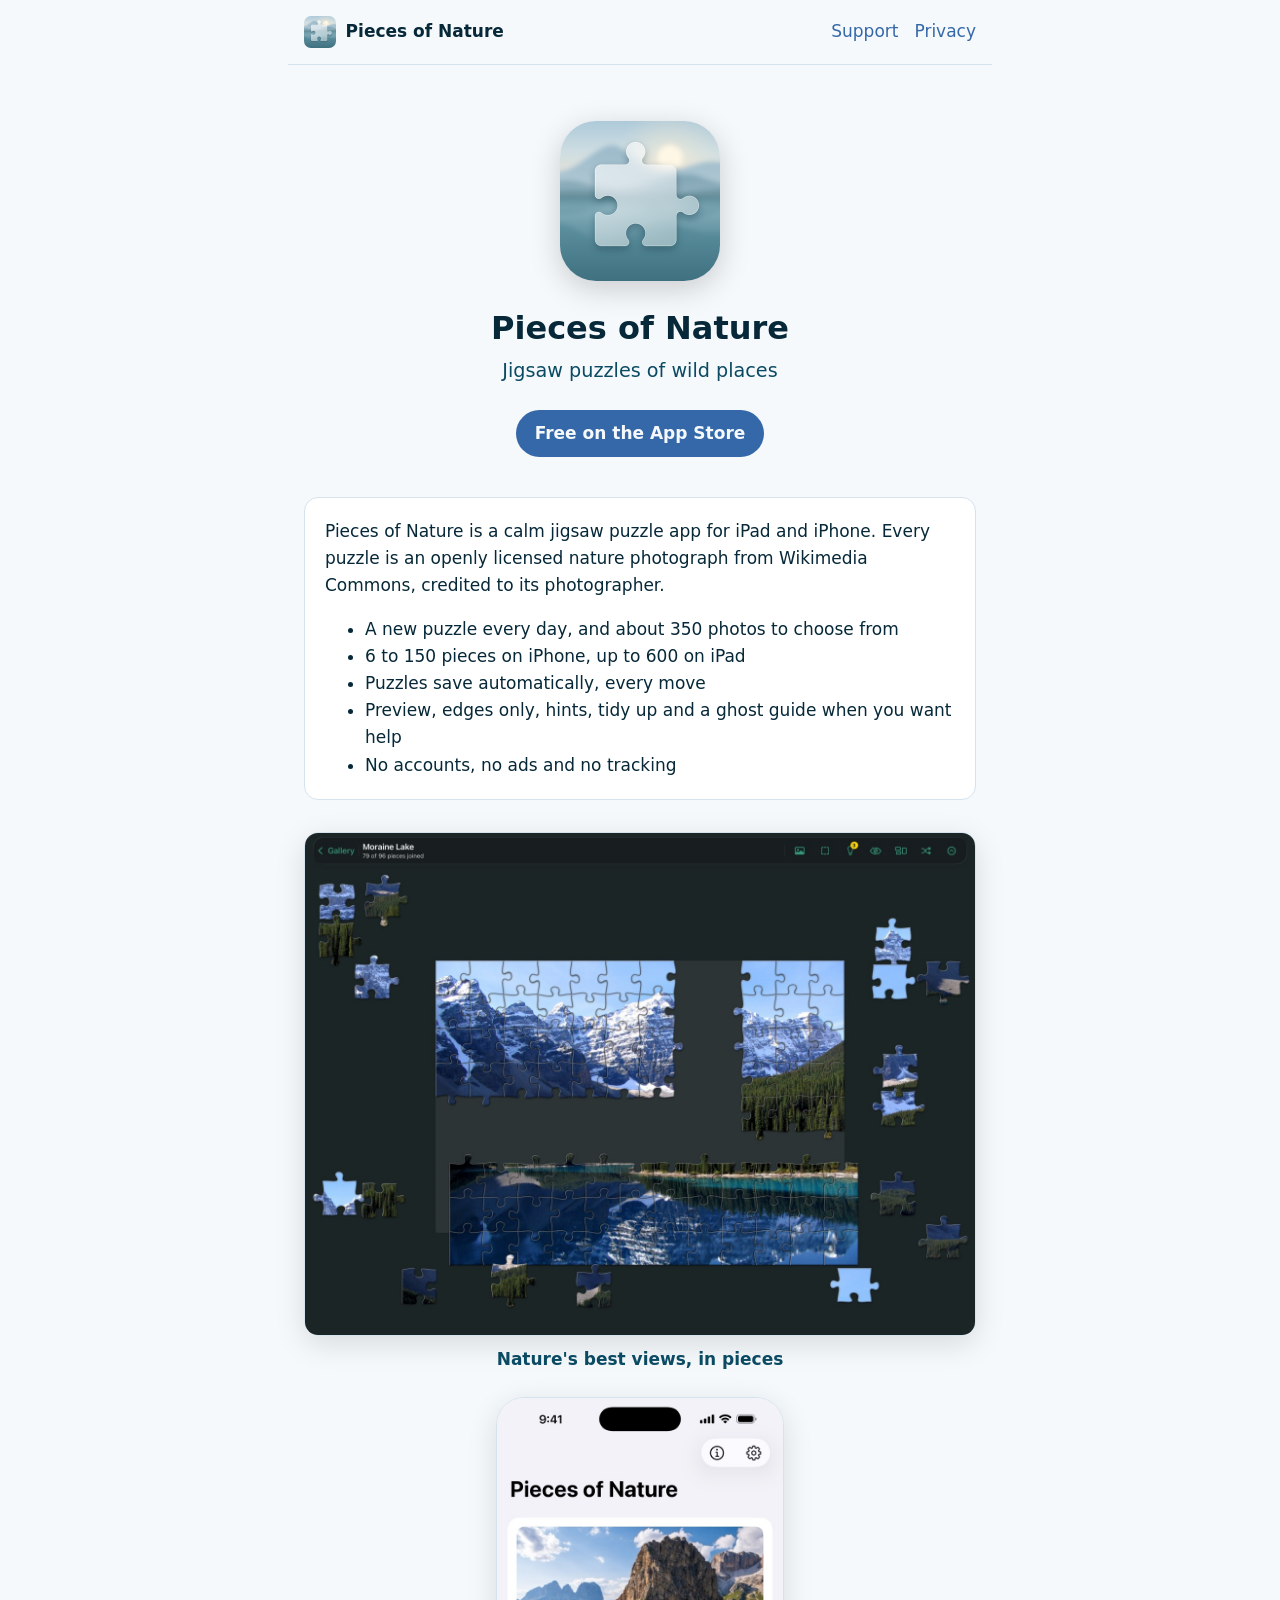
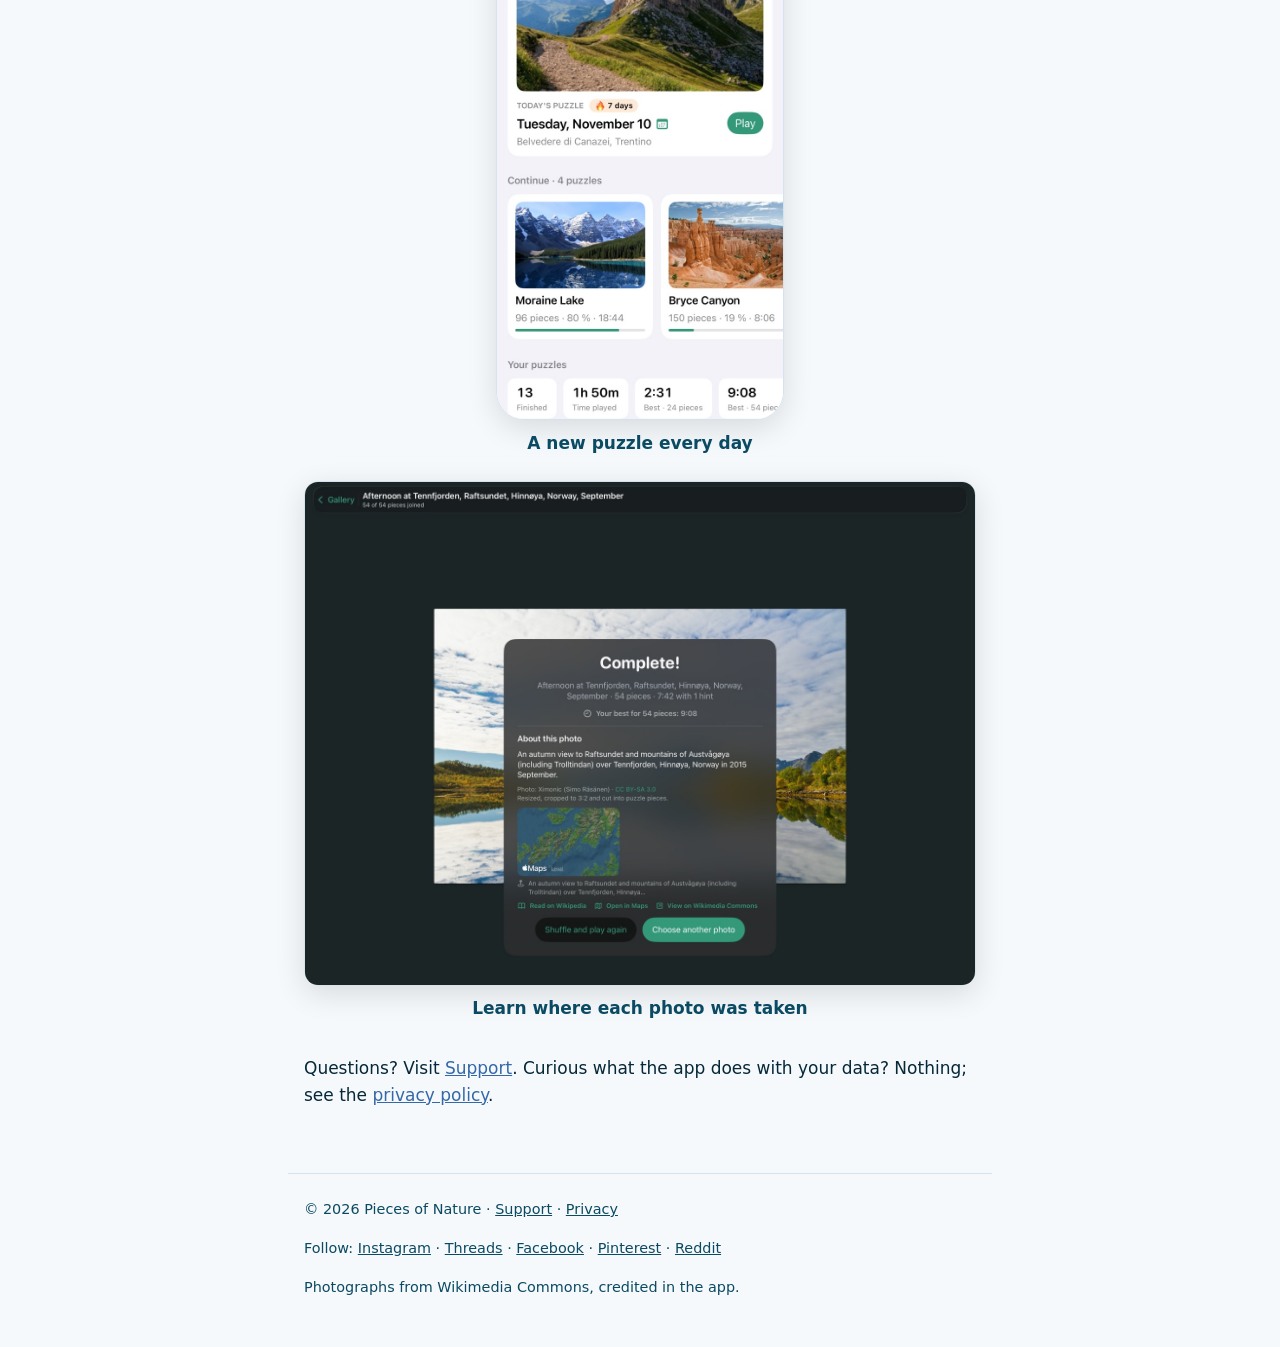
<file: index.html>
<!doctype html>
<html lang="en">
<head>
<meta charset="utf-8">
<meta name="viewport" content="width=device-width, initial-scale=1">
<title>Pieces of Nature: jigsaw puzzles of wild places</title>
<meta name="description" content="Pieces of Nature is a jigsaw puzzle app for iPad and iPhone with openly licensed nature photographs.">
<meta name="referrer" content="no-referrer">
<meta property="og:title" content="Pieces of Nature">
<meta property="og:description" content="Jigsaw puzzles of wild places.">
<meta property="og:image" content="https://piecesofnature.app/assets/og-image.png">
<meta property="og:type" content="website">
<meta name="p:domain_verify" content="90b272e949d0a23b101cef29a8208007">
<meta name="twitter:card" content="summary_large_image">
<meta name="theme-color" content="#F6F9FC" media="(prefers-color-scheme: light)">
<meta name="theme-color" content="#062838" media="(prefers-color-scheme: dark)">
<link rel="icon" type="image/png" href="/favicon.png">
<link rel="apple-touch-icon" href="/apple-touch-icon.png">
<link rel="stylesheet" href="/assets/site.css">
</head>
<body>
<header class="site">
  <a class="brand" href="/"><img src="/favicon.png" alt="" width="32" height="32">Pieces of Nature</a>
  <nav>
    <a href="/support/">Support</a>
    <a href="/privacy/">Privacy</a>
  </nav>
</header>
<main>
<section class="hero">
  <img src="/assets/icon.png" alt="Pieces of Nature app icon" width="160" height="160">
  <h1>Pieces of Nature</h1>
  <p class="lead">Jigsaw puzzles of wild places</p>
  <a class="badge store" href="https://apps.apple.com/app/pieces-of-nature/id6831877774">Free on the App Store</a>
</section>
<div class="card">
  <p>Pieces of Nature is a calm jigsaw puzzle app for iPad and iPhone. Every puzzle is an openly licensed nature photograph from Wikimedia Commons, credited to its photographer.</p>
  <ul>
    <li>A new puzzle every day, and about 350 photos to choose from</li>
    <li>6 to 150 pieces on iPhone, up to 600 on iPad</li>
    <li>Puzzles save automatically, every move</li>
    <li>Preview, edges only, hints, tidy up and a ghost guide when you want help</li>
    <li>No accounts, no ads and no tracking</li>
  </ul>
</div>
<section class="shots" aria-label="Screenshots">
  <figure class="wide">
    <img src="/assets/screenshots/ipad-board.jpg" width="1376" height="1032" loading="lazy" alt="A Moraine Lake puzzle on iPad, about two-thirds done, with large joined clusters and loose pieces around the edges">
    <figcaption>Nature's best views, in pieces</figcaption>
  </figure>
  <figure class="phone">
    <img src="/assets/screenshots/iphone-daily.jpg" width="660" height="1434" loading="lazy" alt="The gallery on iPhone with today's puzzle, a 7-day streak and four puzzles in progress">
    <figcaption>A new puzzle every day</figcaption>
  </figure>
  <figure class="wide">
    <img src="/assets/screenshots/ipad-photo-story.jpg" width="1376" height="1032" loading="lazy" alt="A finished puzzle of Tennfjorden in Norway with the photo's story, credit, map and Wikipedia link">
    <figcaption>Learn where each photo was taken</figcaption>
  </figure>
</section>
<p>Questions? Visit <a href="/support/">Support</a>. Curious what the app does with your data? Nothing; see the <a href="/privacy/">privacy policy</a>.</p>
</main>
<footer class="site">
  <p>© 2026 Pieces of Nature · <a href="/support/">Support</a> · <a href="/privacy/">Privacy</a></p>
  <p>Follow: <a rel="me" href="https://www.instagram.com/piecesofnatureapp/">Instagram</a> · <a rel="me" href="https://www.threads.com/@piecesofnatureapp">Threads</a> · <a rel="me" href="https://www.facebook.com/piecesofnatureapp">Facebook</a> · <a rel="me" href="https://www.pinterest.com/piecesofnatureapp/">Pinterest</a> · <a rel="me" href="https://www.reddit.com/user/piecesofnatureapp/">Reddit</a></p>
  <p>Photographs from Wikimedia Commons, credited in the app.</p>
</footer>
</body>
</html>
</file>
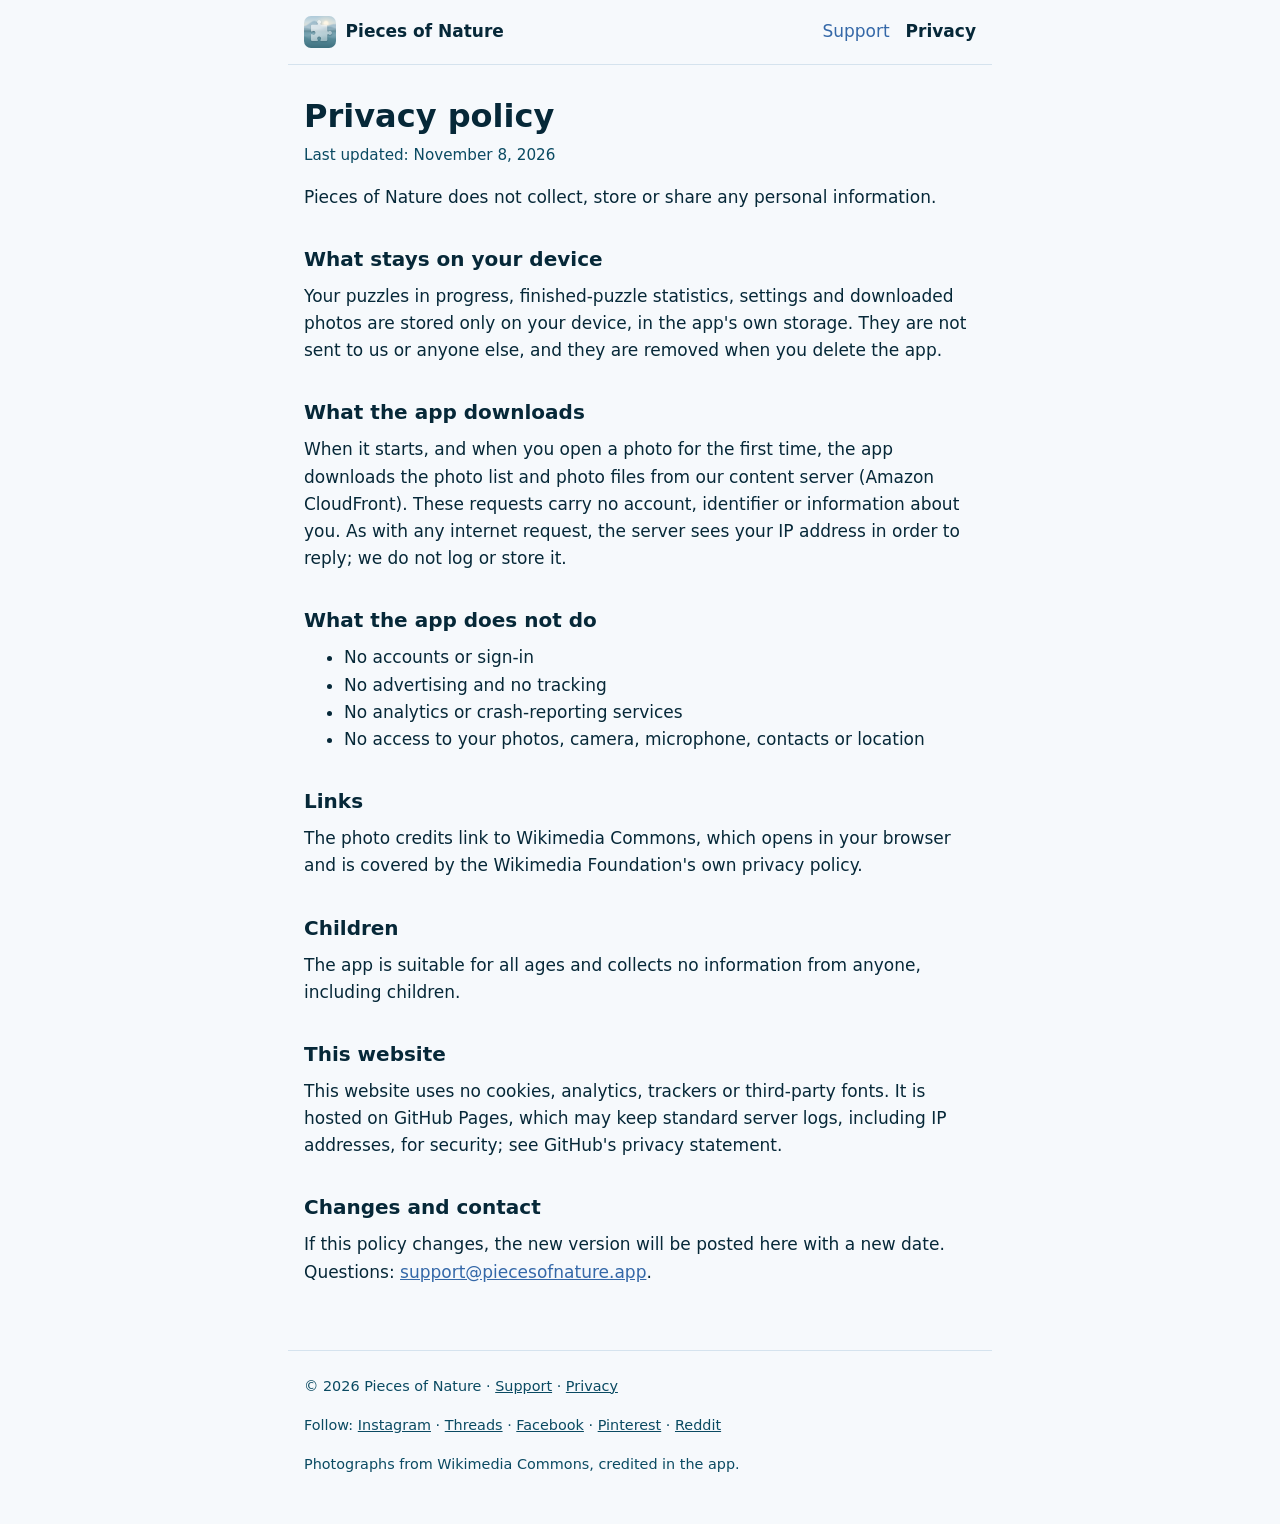
<file: privacy/index.html>
<!doctype html>
<html lang="en">
<head>
<meta charset="utf-8">
<meta name="viewport" content="width=device-width, initial-scale=1">
<title>Privacy policy · Pieces of Nature</title>
<meta name="description" content="Pieces of Nature does not collect, store or share any personal information.">
<meta name="referrer" content="no-referrer">
<meta property="og:title" content="Pieces of Nature">
<meta property="og:description" content="Jigsaw puzzles of wild places.">
<meta property="og:image" content="https://piecesofnature.app/assets/og-image.png">
<meta property="og:type" content="website">
<meta name="twitter:card" content="summary_large_image">
<meta name="theme-color" content="#F6F9FC" media="(prefers-color-scheme: light)">
<meta name="theme-color" content="#062838" media="(prefers-color-scheme: dark)">
<link rel="icon" type="image/png" href="/favicon.png">
<link rel="apple-touch-icon" href="/apple-touch-icon.png">
<link rel="stylesheet" href="/assets/site.css">
</head>
<body>
<header class="site">
  <a class="brand" href="/"><img src="/favicon.png" alt="" width="32" height="32">Pieces of Nature</a>
  <nav>
    <a href="/support/">Support</a>
    <a href="/privacy/" aria-current="page">Privacy</a>
  </nav>
</header>
<main>
<h1>Privacy policy</h1>
<p class="meta">Last updated: November 8, 2026</p>
<p>Pieces of Nature does not collect, store or share any personal information.</p>

<h2>What stays on your device</h2>
<p>Your puzzles in progress, finished-puzzle statistics, settings and downloaded photos are stored only on your device, in the app's own storage. They are not sent to us or anyone else, and they are removed when you delete the app.</p>

<h2>What the app downloads</h2>
<p>When it starts, and when you open a photo for the first time, the app downloads the photo list and photo files from our content server (Amazon CloudFront). These requests carry no account, identifier or information about you. As with any internet request, the server sees your IP address in order to reply; we do not log or store it.</p>

<h2>What the app does not do</h2>
<ul>
  <li>No accounts or sign-in</li>
  <li>No advertising and no tracking</li>
  <li>No analytics or crash-reporting services</li>
  <li>No access to your photos, camera, microphone, contacts or location</li>
</ul>

<h2>Links</h2>
<p>The photo credits link to Wikimedia Commons, which opens in your browser and is covered by the Wikimedia Foundation's own privacy policy.</p>

<h2>Children</h2>
<p>The app is suitable for all ages and collects no information from anyone, including children.</p>

<h2>This website</h2>
<p>This website uses no cookies, analytics, trackers or third-party fonts. It is hosted on GitHub Pages, which may keep standard server logs, including IP addresses, for security; see GitHub's privacy statement.</p>

<h2>Changes and contact</h2>
<p>If this policy changes, the new version will be posted here with a new date. Questions: <a href="mailto:support@piecesofnature.app">support@piecesofnature.app</a>.</p>
</main>
<footer class="site">
  <p>© 2026 Pieces of Nature · <a href="/support/">Support</a> · <a href="/privacy/">Privacy</a></p>
  <p>Follow: <a rel="me" href="https://www.instagram.com/piecesofnatureapp/">Instagram</a> · <a rel="me" href="https://www.threads.com/@piecesofnatureapp">Threads</a> · <a rel="me" href="https://www.facebook.com/piecesofnatureapp">Facebook</a> · <a rel="me" href="https://www.pinterest.com/piecesofnatureapp/">Pinterest</a> · <a rel="me" href="https://www.reddit.com/user/piecesofnatureapp/">Reddit</a></p>
  <p>Photographs from Wikimedia Commons, credited in the app.</p>
</footer>
</body>
</html>
</file>
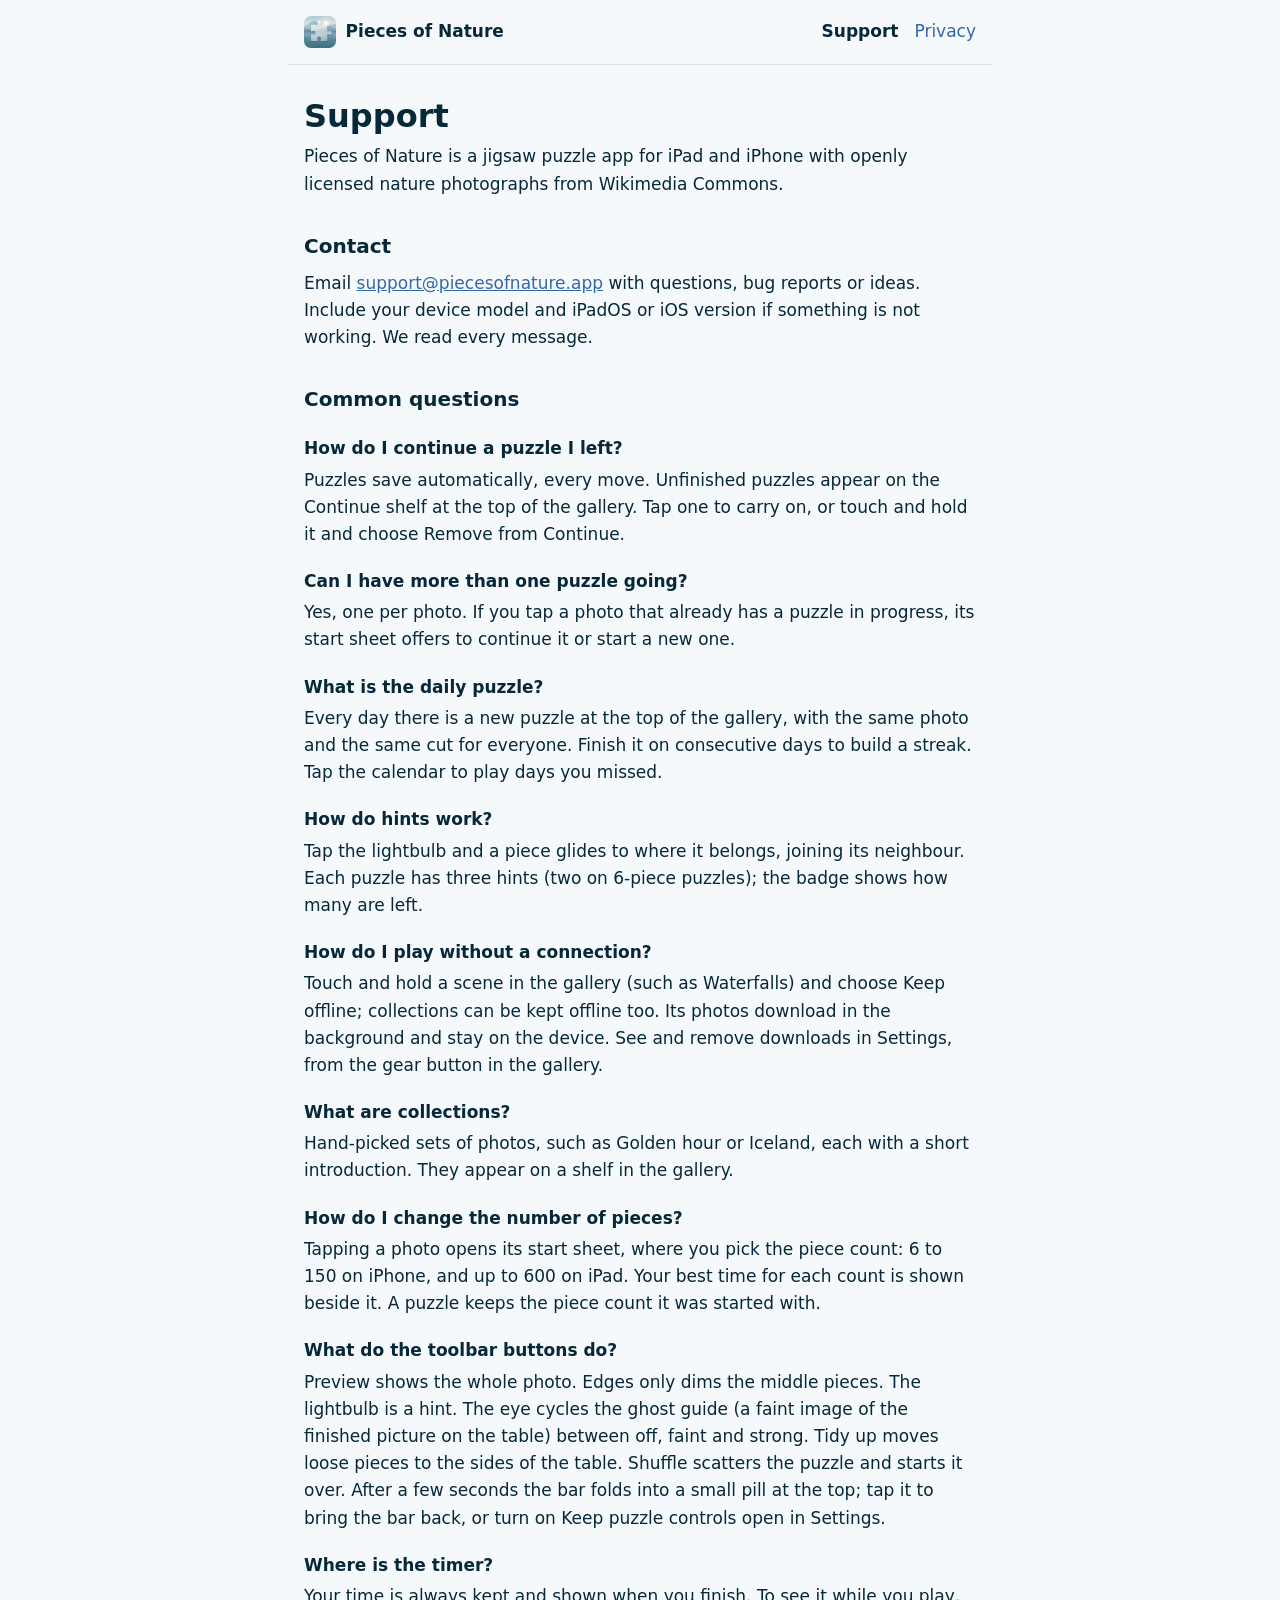
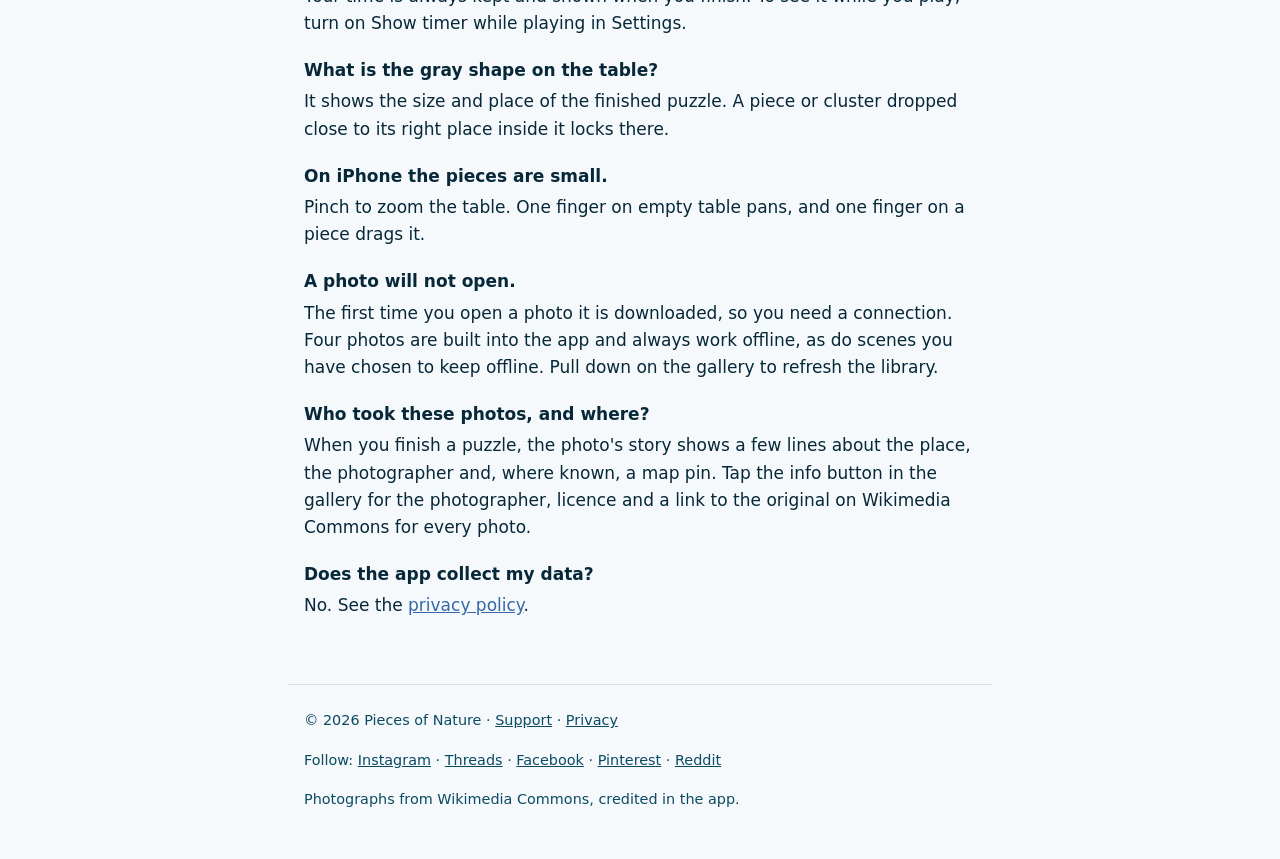
<file: support/index.html>
<!doctype html>
<html lang="en">
<head>
<meta charset="utf-8">
<meta name="viewport" content="width=device-width, initial-scale=1">
<title>Support · Pieces of Nature</title>
<meta name="description" content="Help and contact for the Pieces of Nature jigsaw puzzle app.">
<meta name="referrer" content="no-referrer">
<meta property="og:title" content="Pieces of Nature">
<meta property="og:description" content="Jigsaw puzzles of wild places.">
<meta property="og:image" content="https://piecesofnature.app/assets/og-image.png">
<meta property="og:type" content="website">
<meta name="twitter:card" content="summary_large_image">
<meta name="theme-color" content="#F6F9FC" media="(prefers-color-scheme: light)">
<meta name="theme-color" content="#062838" media="(prefers-color-scheme: dark)">
<link rel="icon" type="image/png" href="/favicon.png">
<link rel="apple-touch-icon" href="/apple-touch-icon.png">
<link rel="stylesheet" href="/assets/site.css">
</head>
<body>
<header class="site">
  <a class="brand" href="/"><img src="/favicon.png" alt="" width="32" height="32">Pieces of Nature</a>
  <nav>
    <a href="/support/" aria-current="page">Support</a>
    <a href="/privacy/">Privacy</a>
  </nav>
</header>
<main>
<h1>Support</h1>
<p>Pieces of Nature is a jigsaw puzzle app for iPad and iPhone with openly licensed nature photographs from Wikimedia Commons.</p>

<h2>Contact</h2>
<p>Email <a href="mailto:support@piecesofnature.app">support@piecesofnature.app</a> with questions, bug reports or ideas. Include your device model and iPadOS or iOS version if something is not working. We read every message.</p>

<h2>Common questions</h2>
<dl>
  <dt>How do I continue a puzzle I left?</dt>
  <dd>Puzzles save automatically, every move. Unfinished puzzles appear on the Continue shelf at the top of the gallery. Tap one to carry on, or touch and hold it and choose Remove from Continue.</dd>

  <dt>Can I have more than one puzzle going?</dt>
  <dd>Yes, one per photo. If you tap a photo that already has a puzzle in progress, its start sheet offers to continue it or start a new one.</dd>

  <dt>What is the daily puzzle?</dt>
  <dd>Every day there is a new puzzle at the top of the gallery, with the same photo and the same cut for everyone. Finish it on consecutive days to build a streak. Tap the calendar to play days you missed.</dd>

  <dt>How do hints work?</dt>
  <dd>Tap the lightbulb and a piece glides to where it belongs, joining its neighbour. Each puzzle has three hints (two on 6-piece puzzles); the badge shows how many are left.</dd>

  <dt>How do I play without a connection?</dt>
  <dd>Touch and hold a scene in the gallery (such as Waterfalls) and choose Keep offline; collections can be kept offline too. Its photos download in the background and stay on the device. See and remove downloads in Settings, from the gear button in the gallery.</dd>

  <dt>What are collections?</dt>
  <dd>Hand-picked sets of photos, such as Golden hour or Iceland, each with a short introduction. They appear on a shelf in the gallery.</dd>

  <dt>How do I change the number of pieces?</dt>
  <dd>Tapping a photo opens its start sheet, where you pick the piece count: 6 to 150 on iPhone, and up to 600 on iPad. Your best time for each count is shown beside it. A puzzle keeps the piece count it was started with.</dd>

  <dt>What do the toolbar buttons do?</dt>
  <dd>Preview shows the whole photo. Edges only dims the middle pieces. The lightbulb is a hint. The eye cycles the ghost guide (a faint image of the finished picture on the table) between off, faint and strong. Tidy up moves loose pieces to the sides of the table. Shuffle scatters the puzzle and starts it over. After a few seconds the bar folds into a small pill at the top; tap it to bring the bar back, or turn on Keep puzzle controls open in Settings.</dd>

  <dt>Where is the timer?</dt>
  <dd>Your time is always kept and shown when you finish. To see it while you play, turn on Show timer while playing in Settings.</dd>

  <dt>What is the gray shape on the table?</dt>
  <dd>It shows the size and place of the finished puzzle. A piece or cluster dropped close to its right place inside it locks there.</dd>

  <dt>On iPhone the pieces are small.</dt>
  <dd>Pinch to zoom the table. One finger on empty table pans, and one finger on a piece drags it.</dd>

  <dt>A photo will not open.</dt>
  <dd>The first time you open a photo it is downloaded, so you need a connection. Four photos are built into the app and always work offline, as do scenes you have chosen to keep offline. Pull down on the gallery to refresh the library.</dd>

  <dt>Who took these photos, and where?</dt>
  <dd>When you finish a puzzle, the photo's story shows a few lines about the place, the photographer and, where known, a map pin. Tap the info button in the gallery for the photographer, licence and a link to the original on Wikimedia Commons for every photo.</dd>

  <dt>Does the app collect my data?</dt>
  <dd>No. See the <a href="/privacy/">privacy policy</a>.</dd>
</dl>
</main>
<footer class="site">
  <p>© 2026 Pieces of Nature · <a href="/support/">Support</a> · <a href="/privacy/">Privacy</a></p>
  <p>Follow: <a rel="me" href="https://www.instagram.com/piecesofnatureapp/">Instagram</a> · <a rel="me" href="https://www.threads.com/@piecesofnatureapp">Threads</a> · <a rel="me" href="https://www.facebook.com/piecesofnatureapp">Facebook</a> · <a rel="me" href="https://www.pinterest.com/piecesofnatureapp/">Pinterest</a> · <a rel="me" href="https://www.reddit.com/user/piecesofnatureapp/">Reddit</a></p>
  <p>Photographs from Wikimedia Commons, credited in the app.</p>
</footer>
</body>
</html>
</file>
<file: assets/site.css>
:root {
  color-scheme: light dark;
  --bg: #F6F9FC;
  --surface: #ffffff;
  --text: #062838;
  --muted: #0A4A62;
  --accent: #3468A8;
  --border: #d5e3ee;
}
@media (prefers-color-scheme: dark) {
  :root {
    --bg: #062838;
    --surface: #0A3448;
    --text: #F6F9FC;
    --muted: #C4DEF0;
    --accent: #7AAAE2;
    --border: #164a60;
  }
}
* { box-sizing: border-box; }
html { -webkit-text-size-adjust: 100%; }
body {
  margin: 0;
  background: var(--bg);
  color: var(--text);
  font: 17px/1.6 -apple-system, BlinkMacSystemFont, "Segoe UI", Roboto, system-ui, sans-serif;
}
a { color: var(--accent); }
header.site, main, footer.site {
  max-width: 44rem;
  margin: 0 auto;
  padding: 0 1rem;
}
header.site {
  display: flex;
  align-items: center;
  justify-content: space-between;
  flex-wrap: wrap;
  gap: .5rem 1rem;
  padding-top: 1rem;
  padding-bottom: 1rem;
  border-bottom: 1px solid var(--border);
}
header.site .brand {
  display: flex;
  align-items: center;
  gap: .6rem;
  color: var(--text);
  text-decoration: none;
  font-weight: 600;
}
header.site .brand img { width: 32px; height: 32px; border-radius: 7px; }
header.site nav { display: flex; gap: 1rem; }
header.site nav a { text-decoration: none; }
header.site nav a[aria-current="page"] { color: var(--text); font-weight: 600; }
main { padding-top: 2rem; padding-bottom: 3rem; }
h1 { font-size: 2rem; line-height: 1.2; margin: 0 0 .5rem; }
h2 { font-size: 1.25rem; margin: 2rem 0 .5rem; }
p, ul { margin: 0 0 1rem; }
.lead { font-size: 1.2rem; color: var(--muted); }
.meta { color: var(--muted); font-size: .95rem; }
.hero { text-align: center; padding: 1.5rem 0 1rem; }
.hero img {
  width: 160px; height: 160px; border-radius: 36px;
  box-shadow: 0 8px 30px rgba(0,0,0,.18);
}
.hero h1 { margin-top: 1.25rem; }
.badge {
  display: inline-block;
  margin-top: .5rem;
  padding: .55rem 1.1rem;
  border: 1px solid var(--border);
  border-radius: 999px;
  background: var(--surface);
  color: var(--muted);
  font-weight: 600;
}
a.badge.store {
  background: var(--accent);
  border-color: transparent;
  color: var(--bg);
  text-decoration: none;
}
a.badge.store:hover { filter: brightness(1.08); }
.card {
  background: var(--surface);
  border: 1px solid var(--border);
  border-radius: 14px;
  padding: 1.25rem 1.25rem .25rem;
  margin: 1.5rem 0;
}
dl dt { font-weight: 600; margin-top: 1.25rem; }
dl dd { margin: .25rem 0 0; }
.shots { display: grid; gap: 1.5rem; margin: 2rem 0; }
.shots figure { margin: 0; text-align: center; }
.shots img {
  display: block; width: 100%; height: auto;
  border-radius: 14px; border: 1px solid var(--border);
  box-shadow: 0 8px 30px rgba(0,0,0,.12);
}
.shots figure.phone img { max-width: 18rem; margin: 0 auto; border-radius: 28px; }
.shots figcaption { margin-top: .6rem; color: var(--muted); font-weight: 600; }
footer.site {
  padding-top: 1.5rem;
  padding-bottom: 2rem;
  border-top: 1px solid var(--border);
  color: var(--muted);
  font-size: .9rem;
}
footer.site a { color: var(--muted); }
</file>
